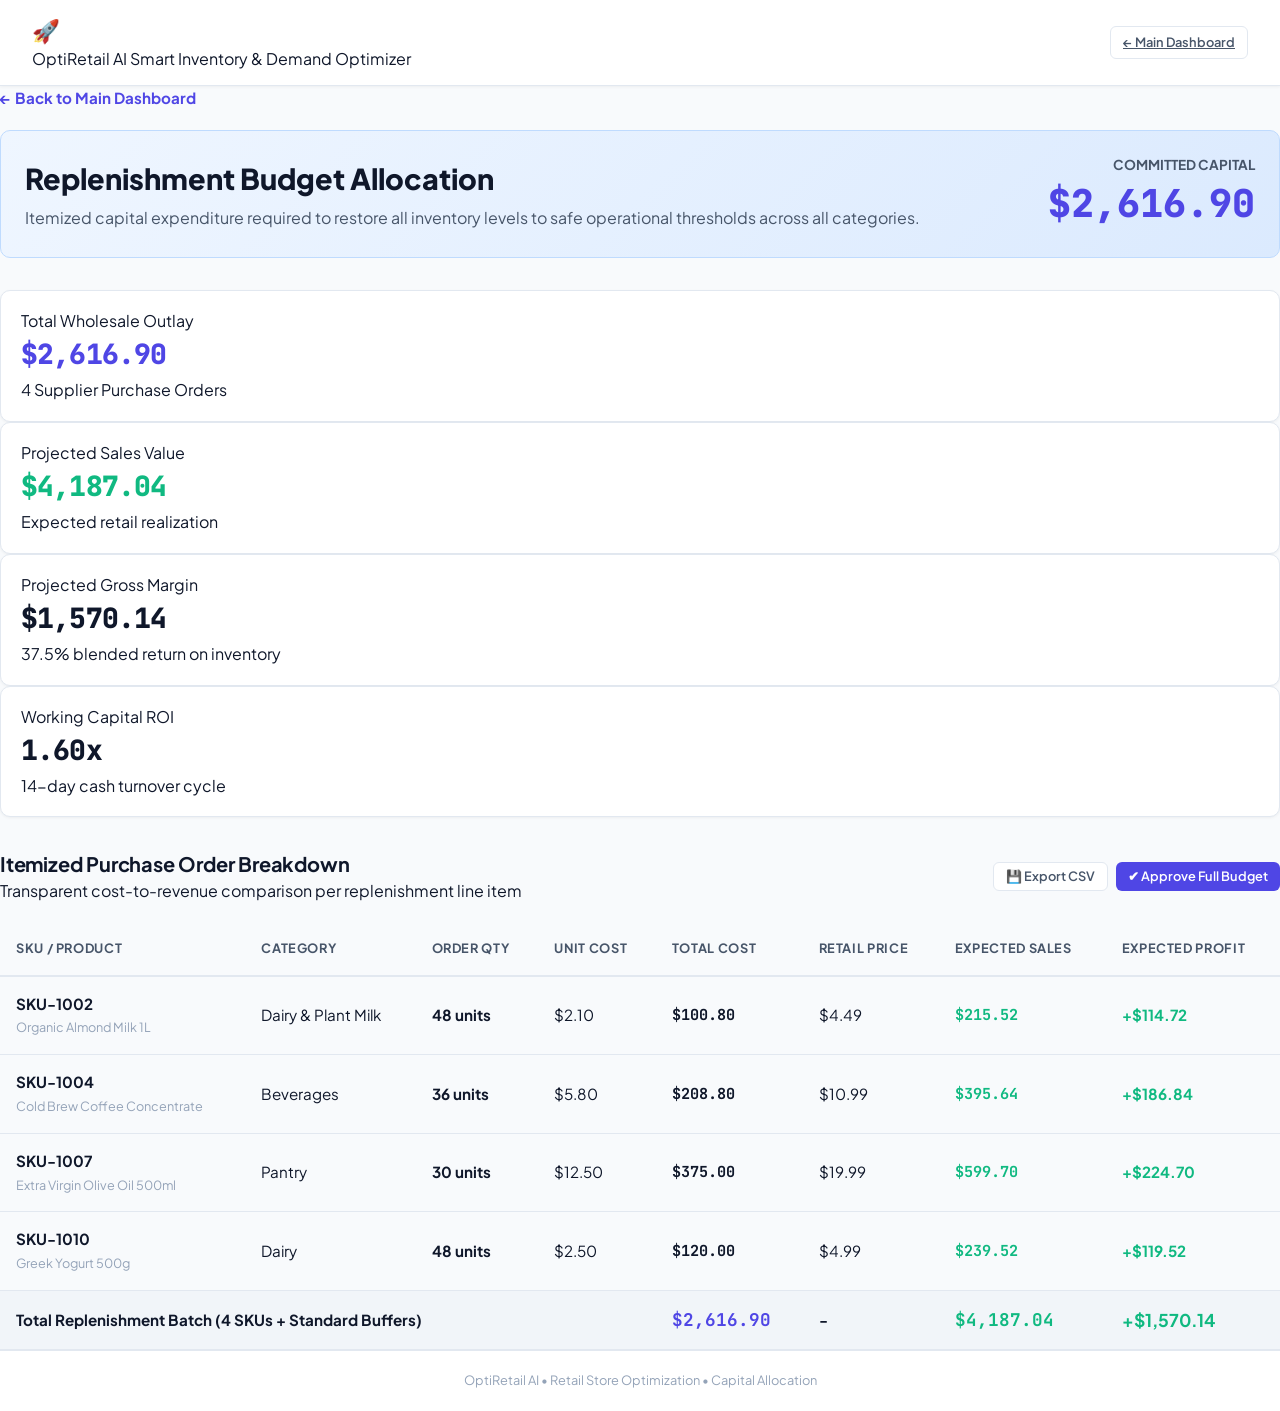
<file: frontend/budget.html>
﻿<!DOCTYPE html>
<html lang="en">
<head>
    <meta charset="UTF-8" />
    <meta name="viewport" content="width=device-width, initial-scale=1.0" />
    <title>Replenishment Budget - OptiRetail AI</title>
    <link rel="preconnect" href="https://fonts.googleapis.com">
    <link rel="preconnect" href="https://fonts.gstatic.com" crossorigin>
    <link href="https://fonts.googleapis.com/css2?family=Plus+Jakarta+Sans:wght@400;500;600;700;800&family=JetBrains+Mono:wght@400;600&display=swap" rel="stylesheet">
    <link rel="stylesheet" href="style.css" />
    <style>
        .page-header-banner {
            background: linear-gradient(135deg, #eff6ff 0%, #dbeafe 100%);
            border: 1px solid #bfdbfe;
            border-radius: var(--radius-md);
            padding: 1.5rem;
            margin-bottom: 2rem;
            display: flex;
            justify-content: space-between;
            align-items: center;
            flex-wrap: wrap;
            gap: 1rem;
        }
        .back-nav {
            display: inline-flex;
            align-items: center;
            gap: 0.5rem;
            font-weight: 700;
            color: var(--primary);
            text-decoration: none;
            margin-bottom: 1.25rem;
            font-size: 0.95rem;
        }
        .back-nav:hover {
            text-decoration: underline;
        }
        .budget-table {
            width: 100%;
            border-collapse: collapse;
            font-size: 0.95rem;
        }
        .budget-table th {
            text-align: left;
            padding: 1rem;
            border-bottom: 2px solid var(--border);
            color: var(--text-secondary);
            font-size: 0.8rem;
            text-transform: uppercase;
            letter-spacing: 0.05em;
        }
        .budget-table td {
            padding: 1rem;
            border-bottom: 1px solid var(--border);
            color: var(--text-main);
        }
        .budget-table tr:hover {
            background: #f8fafc;
        }
    </style>
</head>
<body>
    <header class="navbar">
        <div class="nav-brand">
            <span class="logo-icon">&#128640;</span>
            <div class="brand-text">
                <span class="brand-title">OptiRetail AI</span>
                <span class="brand-subtitle">Smart Inventory & Demand Optimizer</span>
            </div>
        </div>
        <div class="nav-controls">
            <a href="index.html" class="btn btn-secondary btn-sm">&larr; Main Dashboard</a>
        </div>
    </header>

    <main class="main-container">
        <a href="index.html" class="back-nav">&larr; Back to Main Dashboard</a>

        <div class="page-header-banner">
            <div>
                <h1 style="font-size:1.8rem; font-weight:800; color:var(--text-main);">Replenishment Budget Allocation</h1>
                <p style="color:var(--text-secondary); margin-top:0.35rem;">
                    Itemized capital expenditure required to restore all inventory levels to safe operational thresholds across all categories.
                </p>
            </div>
            <div style="text-align:right;">
                <div style="font-size:0.85rem; color:var(--text-secondary); text-transform:uppercase; font-weight:700;">Committed Capital</div>
                <div style="font-size:2.4rem; font-weight:800; color:var(--primary); font-family:'JetBrains Mono';">$2,616.90</div>
            </div>
        </div>

        <div class="grid-cards" style="margin-bottom: 2rem;">
            <div class="kpi-card">
                <div class="kpi-label">Total Wholesale Outlay</div>
                <div class="kpi-value text-blue" style="font-family:'JetBrains Mono';">$2,616.90</div>
                <div class="kpi-sub">4 Supplier Purchase Orders</div>
            </div>
            <div class="kpi-card">
                <div class="kpi-label">Projected Sales Value</div>
                <div class="kpi-value text-green" style="font-family:'JetBrains Mono';">$4,187.04</div>
                <div class="kpi-sub">Expected retail realization</div>
            </div>
            <div class="kpi-card">
                <div class="kpi-label">Projected Gross Margin</div>
                <div class="kpi-value text-purple" style="font-family:'JetBrains Mono';">$1,570.14</div>
                <div class="kpi-sub">37.5% blended return on inventory</div>
            </div>
            <div class="kpi-card">
                <div class="kpi-label">Working Capital ROI</div>
                <div class="kpi-value text-orange" style="font-family:'JetBrains Mono';">1.60x</div>
                <div class="kpi-sub">14-day cash turnover cycle</div>
            </div>
        </div>

        <div class="panel">
            <div class="panel-header" style="display:flex; justify-content:space-between; align-items:center;">
                <div>
                    <h2 class="panel-title">Itemized Purchase Order Breakdown</h2>
                    <p class="panel-subtitle">Transparent cost-to-revenue comparison per replenishment line item</p>
                </div>
                <div style="display:flex; gap:0.5rem;">
                    <button class="btn btn-secondary btn-sm" onclick="alert('PO Exported as CSV!')">&#128190; Export CSV</button>
                    <button class="btn btn-primary btn-sm" onclick="alert('Budget allocated and POs dispatched to ERP!')">&#10004; Approve Full Budget</button>
                </div>
            </div>

            <table class="budget-table">
                <thead>
                    <tr>
                        <th>SKU / Product</th>
                        <th>Category</th>
                        <th>Order Qty</th>
                        <th>Unit Cost</th>
                        <th>Total Cost</th>
                        <th>Retail Price</th>
                        <th>Expected Sales</th>
                        <th>Expected Profit</th>
                    </tr>
                </thead>
                <tbody>
                    <tr>
                        <td><strong>SKU-1002</strong><br><small style="color:var(--text-muted)">Organic Almond Milk 1L</small></td>
                        <td>Dairy & Plant Milk</td>
                        <td><strong>48 units</strong></td>
                        <td>$2.10</td>
                        <td style="font-weight:700; color:var(--text-main); font-family:'JetBrains Mono';">$100.80</td>
                        <td>$4.49</td>
                        <td style="color:var(--success); font-family:'JetBrains Mono'; font-weight:700;">$215.52</td>
                        <td style="color:var(--success); font-weight:700;">+$114.72</td>
                    </tr>
                    <tr>
                        <td><strong>SKU-1004</strong><br><small style="color:var(--text-muted)">Cold Brew Coffee Concentrate</small></td>
                        <td>Beverages</td>
                        <td><strong>36 units</strong></td>
                        <td>$5.80</td>
                        <td style="font-weight:700; color:var(--text-main); font-family:'JetBrains Mono';">$208.80</td>
                        <td>$10.99</td>
                        <td style="color:var(--success); font-family:'JetBrains Mono'; font-weight:700;">$395.64</td>
                        <td style="color:var(--success); font-weight:700;">+$186.84</td>
                    </tr>
                    <tr>
                        <td><strong>SKU-1007</strong><br><small style="color:var(--text-muted)">Extra Virgin Olive Oil 500ml</small></td>
                        <td>Pantry</td>
                        <td><strong>30 units</strong></td>
                        <td>$12.50</td>
                        <td style="font-weight:700; color:var(--text-main); font-family:'JetBrains Mono';">$375.00</td>
                        <td>$19.99</td>
                        <td style="color:var(--success); font-family:'JetBrains Mono'; font-weight:700;">$599.70</td>
                        <td style="color:var(--success); font-weight:700;">+$224.70</td>
                    </tr>
                    <tr>
                        <td><strong>SKU-1010</strong><br><small style="color:var(--text-muted)">Greek Yogurt 500g</small></td>
                        <td>Dairy</td>
                        <td><strong>48 units</strong></td>
                        <td>$2.50</td>
                        <td style="font-weight:700; color:var(--text-main); font-family:'JetBrains Mono';">$120.00</td>
                        <td>$4.99</td>
                        <td style="color:var(--success); font-family:'JetBrains Mono'; font-weight:700;">$239.52</td>
                        <td style="color:var(--success); font-weight:700;">+$119.52</td>
                    </tr>
                    <tr style="background:#f1f5f9; font-weight:700;">
                        <td colspan="4">Total Replenishment Batch (4 SKUs + Standard Buffers)</td>
                        <td style="font-size:1.1rem; color:var(--primary); font-family:'JetBrains Mono';">$2,616.90</td>
                        <td>-</td>
                        <td style="font-size:1.1rem; color:var(--success); font-family:'JetBrains Mono';">$4,187.04</td>
                        <td style="font-size:1.1rem; color:var(--success);">+$1,570.14</td>
                    </tr>
                </tbody>
            </table>
        </div>
    </main>

    <footer class="footer">
        <p>OptiRetail AI &bull; Retail Store Optimization &bull; Capital Allocation</p>
    </footer>
</body>
</html>
</file>
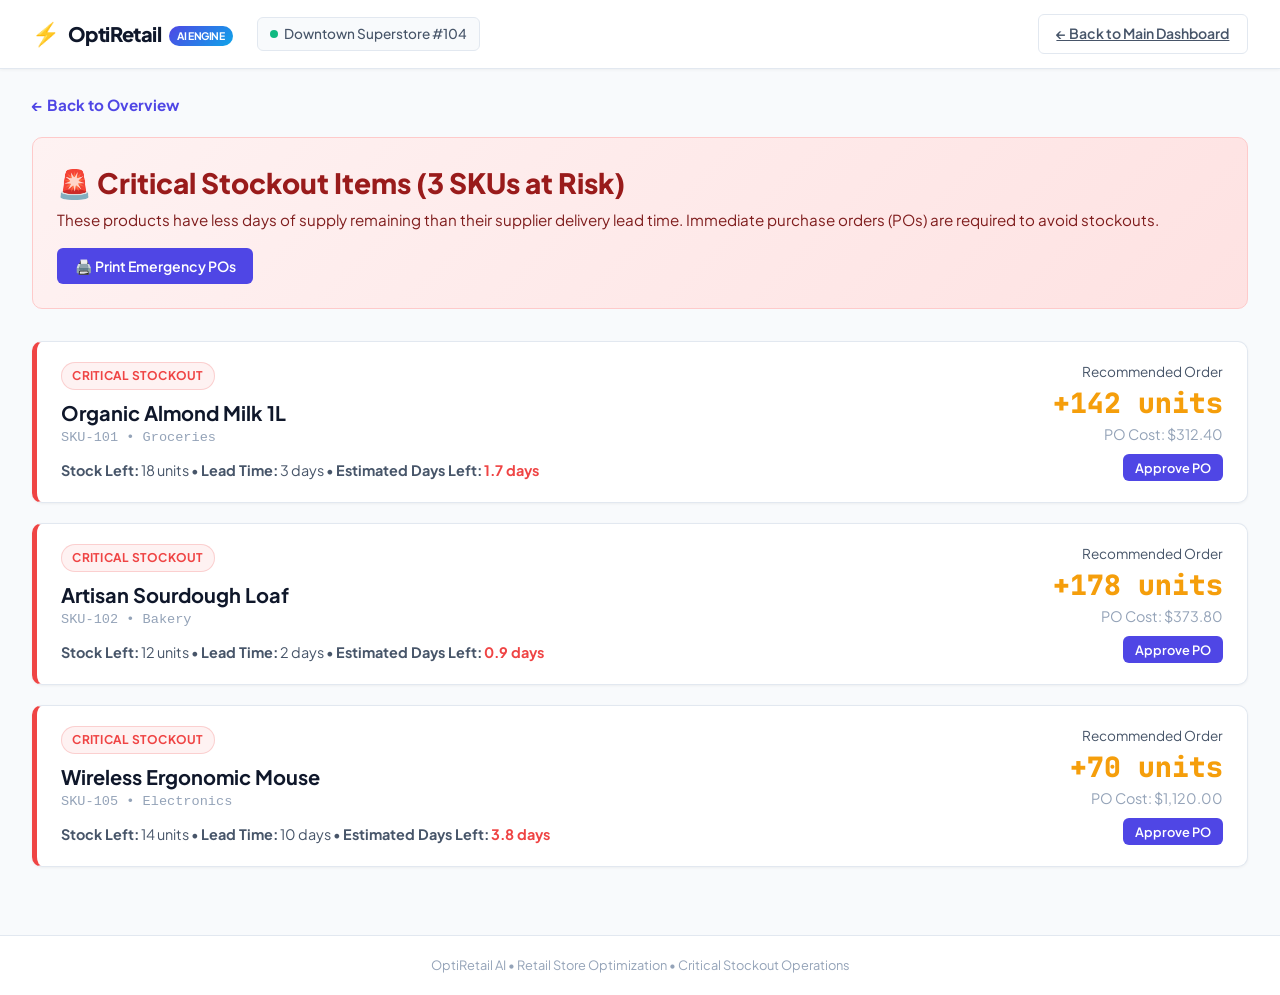
<file: frontend/critical.html>
﻿<!DOCTYPE html>
<html lang="en">
<head>
    <meta charset="UTF-8" />
    <meta name="viewport" content="width=device-width, initial-scale=1.0" />
    <title>Critical Stockouts - OptiRetail AI</title>
    <link rel="preconnect" href="https://fonts.googleapis.com">
    <link rel="preconnect" href="https://fonts.gstatic.com" crossorigin>
    <link href="https://fonts.googleapis.com/css2?family=Plus+Jakarta+Sans:wght@400;500;600;700;800&family=JetBrains+Mono:wght@400;600&display=swap" rel="stylesheet">
    <link rel="stylesheet" href="style.css" />
    <style>
        .page-header-banner {
            background: linear-gradient(135deg, #fef2f2 0%, #fee2e2 100%);
            border: 1px solid #fecaca;
            border-radius: var(--radius-md);
            padding: 1.5rem;
            margin-bottom: 2rem;
            display: flex;
            justify-content: space-between;
            align-items: center;
            flex-wrap: wrap;
            gap: 1rem;
        }
        .back-nav {
            display: inline-flex;
            align-items: center;
            gap: 0.5rem;
            font-weight: 700;
            color: var(--primary);
            text-decoration: none;
            margin-bottom: 1.25rem;
            font-size: 0.95rem;
        }
        .back-nav:hover {
            text-decoration: underline;
        }
        .urgent-card {
            background: #ffffff;
            border: 1px solid var(--border);
            border-left: 5px solid var(--danger);
            border-radius: var(--radius-md);
            padding: 1.25rem 1.5rem;
            margin-bottom: 1.25rem;
            box-shadow: var(--shadow-sm);
            display: flex;
            justify-content: space-between;
            align-items: center;
            flex-wrap: wrap;
            gap: 1.25rem;
        }
    </style>
</head>
<body>
    <header class="navbar">
        <div class="nav-left">
            <a href="index.html" class="brand-logo" style="text-decoration:none;">
                <span class="logo-icon">⚡</span>
                <span class="logo-text">OptiRetail <span class="badge-ai">AI ENGINE</span></span>
            </a>
            <div class="store-badge">
                <span class="dot-online"></span>
                <span>Downtown Superstore #104</span>
            </div>
        </div>
        <div class="nav-right">
            <a href="index.html" class="btn btn-secondary">← Back to Main Dashboard</a>
        </div>
    </header>

    <main class="dashboard-container">
        <a href="index.html" class="back-nav">← Back to Overview</a>

        <div class="page-header-banner">
            <div>
                <h1 style="color:#991b1b; font-size:1.75rem; font-weight:800; display:flex; align-items:center; gap:0.5rem;">
                    🚨 Critical Stockout Items (3 SKUs at Risk)
                </h1>
                <p style="color:#7f1d1d; margin-top:0.35rem; font-size:0.95rem;">
                    These products have less days of supply remaining than their supplier delivery lead time. Immediate purchase orders (POs) are required to avoid stockouts.
                </p>
            </div>
            <div>
                <button class="btn btn-primary" onclick="window.print()">🖨️ Print Emergency POs</button>
            </div>
        </div>

        <div id="critical-items-container">
            <div class="urgent-card">
                <div>
                    <span class="status-badge badge-critical" style="margin-bottom:0.5rem;">Critical Stockout</span>
                    <h3 style="font-size:1.25rem; font-weight:700;">Organic Almond Milk 1L</h3>
                    <p style="color:var(--text-muted); font-family:monospace; font-size:0.85rem;">SKU-101 &bull; Groceries</p>
                    <div style="margin-top:0.75rem; font-size:0.9rem; color:var(--text-secondary);">
                        <strong>Stock Left:</strong> 18 units &bull; <strong>Lead Time:</strong> 3 days &bull; <strong>Estimated Days Left:</strong> <span class="text-red" style="font-weight:700;">1.7 days</span>
                    </div>
                </div>
                <div style="text-align:right;">
                    <div style="font-size:0.85rem; color:var(--text-secondary);">Recommended Order</div>
                    <div style="font-size:1.75rem; font-weight:800; font-family:'JetBrains Mono'; color:var(--warning);">+142 units</div>
                    <div style="font-size:0.9rem; color:var(--text-muted);">PO Cost: $312.40</div>
                    <button class="btn btn-primary btn-sm" style="margin-top:0.5rem;" onclick="alert('Emergency PO #PO-101 approved for 142 units!')">Approve PO</button>
                </div>
            </div>

            <div class="urgent-card">
                <div>
                    <span class="status-badge badge-critical" style="margin-bottom:0.5rem;">Critical Stockout</span>
                    <h3 style="font-size:1.25rem; font-weight:700;">Artisan Sourdough Loaf</h3>
                    <p style="color:var(--text-muted); font-family:monospace; font-size:0.85rem;">SKU-102 &bull; Bakery</p>
                    <div style="margin-top:0.75rem; font-size:0.9rem; color:var(--text-secondary);">
                        <strong>Stock Left:</strong> 12 units &bull; <strong>Lead Time:</strong> 2 days &bull; <strong>Estimated Days Left:</strong> <span class="text-red" style="font-weight:700;">0.9 days</span>
                    </div>
                </div>
                <div style="text-align:right;">
                    <div style="font-size:0.85rem; color:var(--text-secondary);">Recommended Order</div>
                    <div style="font-size:1.75rem; font-weight:800; font-family:'JetBrains Mono'; color:var(--warning);">+178 units</div>
                    <div style="font-size:0.9rem; color:var(--text-muted);">PO Cost: $373.80</div>
                    <button class="btn btn-primary btn-sm" style="margin-top:0.5rem;" onclick="alert('Emergency PO #PO-102 approved for 178 units!')">Approve PO</button>
                </div>
            </div>

            <div class="urgent-card">
                <div>
                    <span class="status-badge badge-critical" style="margin-bottom:0.5rem;">Critical Stockout</span>
                    <h3 style="font-size:1.25rem; font-weight:700;">Wireless Ergonomic Mouse</h3>
                    <p style="color:var(--text-muted); font-family:monospace; font-size:0.85rem;">SKU-105 &bull; Electronics</p>
                    <div style="margin-top:0.75rem; font-size:0.9rem; color:var(--text-secondary);">
                        <strong>Stock Left:</strong> 14 units &bull; <strong>Lead Time:</strong> 10 days &bull; <strong>Estimated Days Left:</strong> <span class="text-red" style="font-weight:700;">3.8 days</span>
                    </div>
                </div>
                <div style="text-align:right;">
                    <div style="font-size:0.85rem; color:var(--text-secondary);">Recommended Order</div>
                    <div style="font-size:1.75rem; font-weight:800; font-family:'JetBrains Mono'; color:var(--warning);">+70 units</div>
                    <div style="font-size:0.9rem; color:var(--text-muted);">PO Cost: $1,120.00</div>
                    <button class="btn btn-primary btn-sm" style="margin-top:0.5rem;" onclick="alert('Emergency PO #PO-105 approved for 70 units!')">Approve PO</button>
                </div>
            </div>
        </div>
    </main>

    <footer class="footer">
        <p>OptiRetail AI &bull; Retail Store Optimization &bull; Critical Stockout Operations</p>
    </footer>
</body>
</html>
</file>
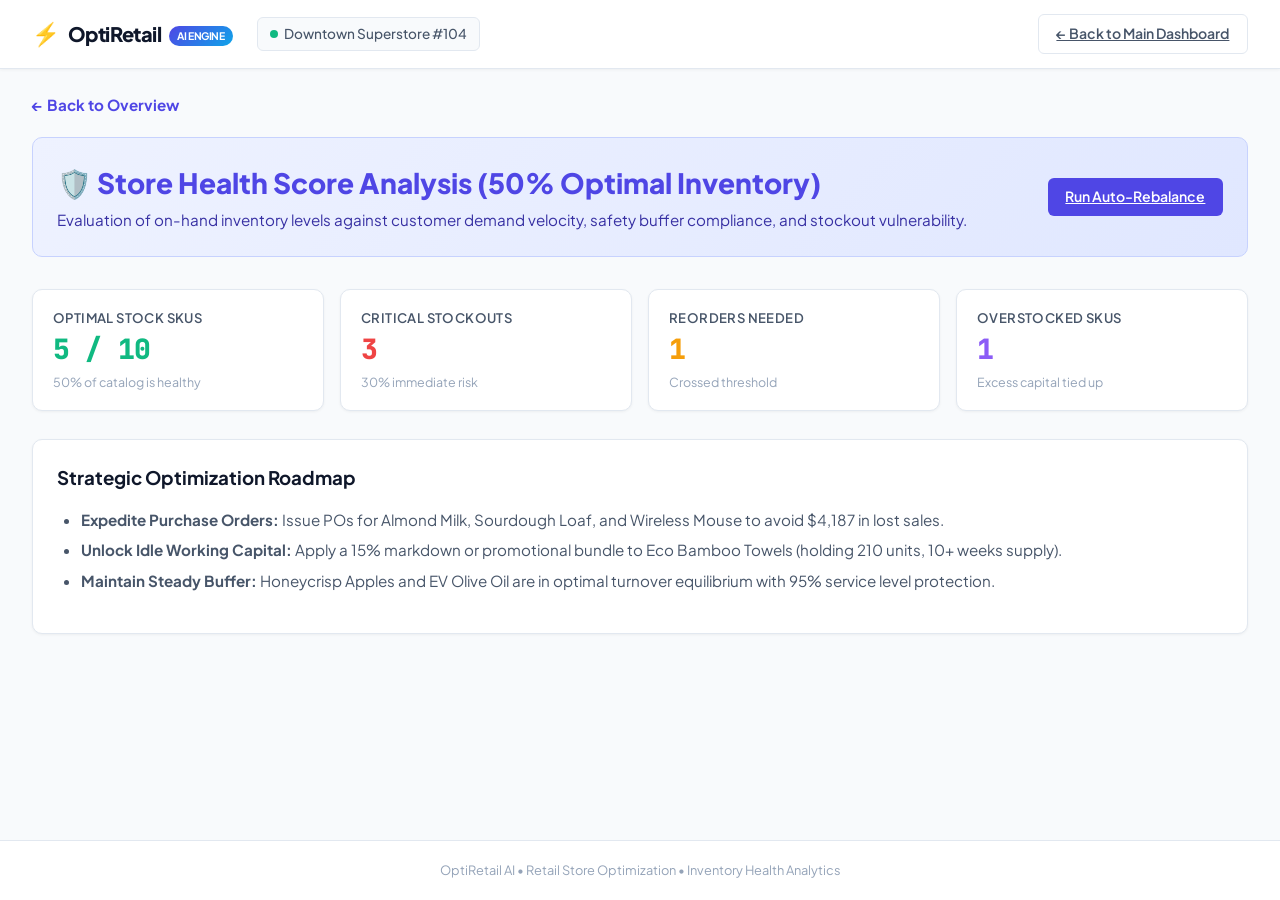
<file: frontend/health.html>
﻿<!DOCTYPE html>
<html lang="en">
<head>
    <meta charset="UTF-8" />
    <meta name="viewport" content="width=device-width, initial-scale=1.0" />
    <title>Store Health Score - OptiRetail AI</title>
    <link rel="preconnect" href="https://fonts.googleapis.com">
    <link rel="preconnect" href="https://fonts.gstatic.com" crossorigin>
    <link href="https://fonts.googleapis.com/css2?family=Plus+Jakarta+Sans:wght@400;500;600;700;800&family=JetBrains+Mono:wght@400;600&display=swap" rel="stylesheet">
    <link rel="stylesheet" href="style.css" />
    <style>
        .page-header-banner {
            background: linear-gradient(135deg, #eef2ff 0%, #e0e7ff 100%);
            border: 1px solid #c7d2fe;
            border-radius: var(--radius-md);
            padding: 1.5rem;
            margin-bottom: 2rem;
            display: flex;
            justify-content: space-between;
            align-items: center;
            flex-wrap: wrap;
            gap: 1rem;
        }
        .back-nav {
            display: inline-flex;
            align-items: center;
            gap: 0.5rem;
            font-weight: 700;
            color: var(--primary);
            text-decoration: none;
            margin-bottom: 1.25rem;
            font-size: 0.95rem;
        }
        .back-nav:hover {
            text-decoration: underline;
        }
    </style>
</head>
<body>
    <header class="navbar">
        <div class="nav-left">
            <a href="index.html" class="brand-logo" style="text-decoration:none;">
                <span class="logo-icon">⚡</span>
                <span class="logo-text">OptiRetail <span class="badge-ai">AI ENGINE</span></span>
            </a>
            <div class="store-badge">
                <span class="dot-online"></span>
                <span>Downtown Superstore #104</span>
            </div>
        </div>
        <div class="nav-right">
            <a href="index.html" class="btn btn-secondary">← Back to Main Dashboard</a>
        </div>
    </header>

    <main class="dashboard-container">
        <a href="index.html" class="back-nav">← Back to Overview</a>

        <div class="page-header-banner">
            <div>
                <h1 style="color:var(--primary); font-size:1.75rem; font-weight:800; display:flex; align-items:center; gap:0.5rem;">
                    🛡️ Store Health Score Analysis (50% Optimal Inventory)
                </h1>
                <p style="color:#3730a3; margin-top:0.35rem; font-size:0.95rem;">
                    Evaluation of on-hand inventory levels against customer demand velocity, safety buffer compliance, and stockout vulnerability.
                </p>
            </div>
            <div>
                <a href="index.html" class="btn btn-primary">Run Auto-Rebalance</a>
            </div>
        </div>

        <div class="kpi-grid">
            <div class="kpi-card">
                <div class="kpi-title">Optimal Stock SKUs</div>
                <div class="kpi-value text-green">5 / 10</div>
                <div class="kpi-subtext">50% of catalog is healthy</div>
            </div>
            <div class="kpi-card">
                <div class="kpi-title">Critical Stockouts</div>
                <div class="kpi-value text-red">3</div>
                <div class="kpi-subtext">30% immediate risk</div>
            </div>
            <div class="kpi-card">
                <div class="kpi-title">Reorders Needed</div>
                <div class="kpi-value text-amber">1</div>
                <div class="kpi-subtext">Crossed threshold</div>
            </div>
            <div class="kpi-card">
                <div class="kpi-title">Overstocked SKUs</div>
                <div class="kpi-value" style="color:var(--purple);">1</div>
                <div class="kpi-subtext">Excess capital tied up</div>
            </div>
        </div>

        <div class="calc-card" style="margin-top:1.5rem;">
            <h3>Strategic Optimization Roadmap</h3>
            <ul style="margin:1rem 0; padding-left:1.5rem; display:flex; flex-direction:column; gap:0.5rem; font-size:0.95rem; color:var(--text-secondary);">
                <li><strong>Expedite Purchase Orders:</strong> Issue POs for Almond Milk, Sourdough Loaf, and Wireless Mouse to avoid $4,187 in lost sales.</li>
                <li><strong>Unlock Idle Working Capital:</strong> Apply a 15% markdown or promotional bundle to Eco Bamboo Towels (holding 210 units, 10+ weeks supply).</li>
                <li><strong>Maintain Steady Buffer:</strong> Honeycrisp Apples and EV Olive Oil are in optimal turnover equilibrium with 95% service level protection.</li>
            </ul>
        </div>
    </main>

    <footer class="footer">
        <p>OptiRetail AI &bull; Retail Store Optimization &bull; Inventory Health Analytics</p>
    </footer>
</body>
</html>
</file>
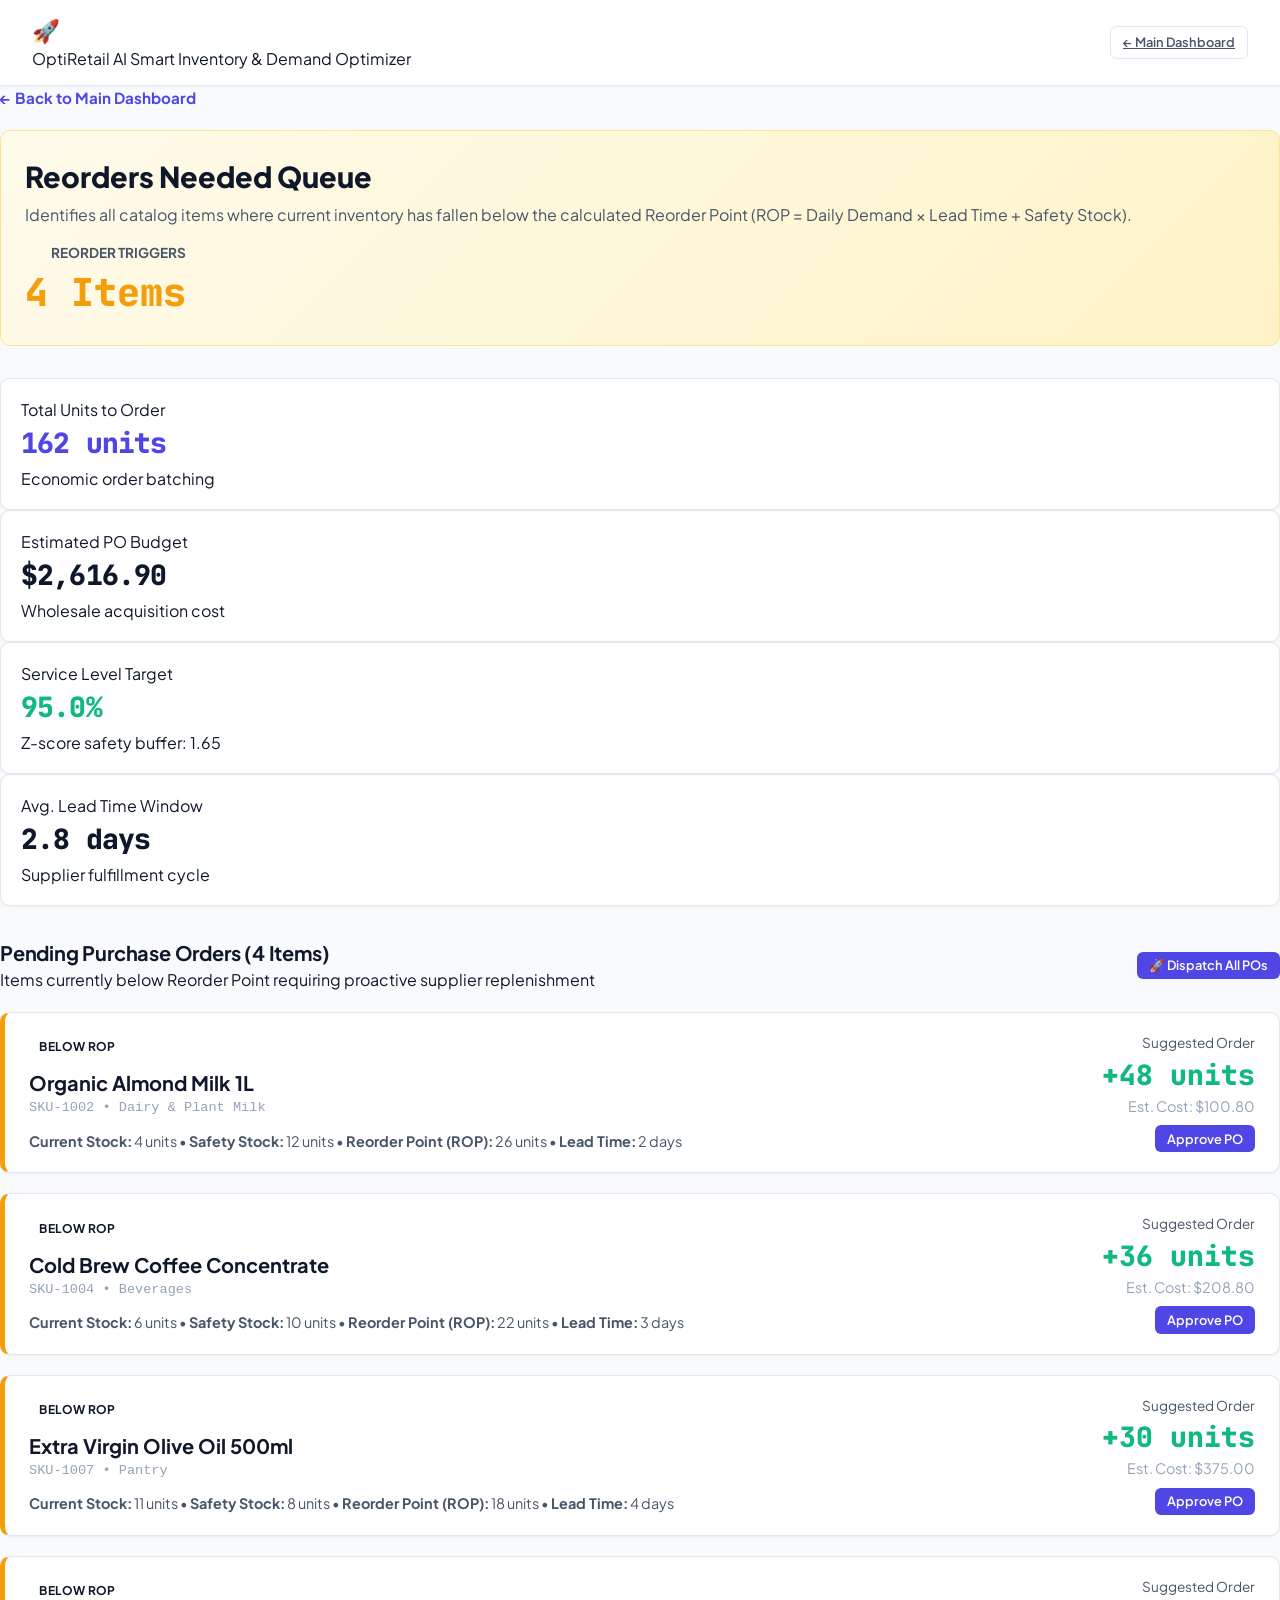
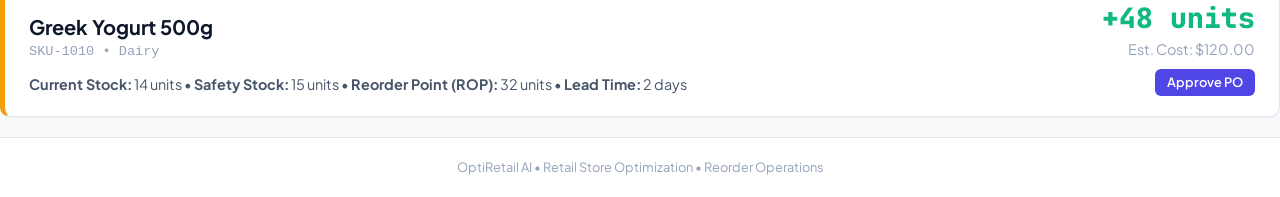
<file: frontend/reorders.html>
﻿<!DOCTYPE html>
<html lang="en">
<head>
    <meta charset="UTF-8" />
    <meta name="viewport" content="width=device-width, initial-scale=1.0" />
    <title>Reorders Needed - OptiRetail AI</title>
    <link rel="preconnect" href="https://fonts.googleapis.com">
    <link rel="preconnect" href="https://fonts.gstatic.com" crossorigin>
    <link href="https://fonts.googleapis.com/css2?family=Plus+Jakarta+Sans:wght@400;500;600;700;800&family=JetBrains+Mono:wght@400;600&display=swap" rel="stylesheet">
    <link rel="stylesheet" href="style.css" />
    <style>
        .page-header-banner {
            background: linear-gradient(135deg, #fffbeb 0%, #fef3c7 100%);
            border: 1px solid #fde68a;
            border-radius: var(--radius-md);
            padding: 1.5rem;
            margin-bottom: 2rem;
            display: flex;
            justify-content: space-between;
            align-items: center;
            flex-wrap: wrap;
            gap: 1rem;
        }
        .back-nav {
            display: inline-flex;
            align-items: center;
            gap: 0.5rem;
            font-weight: 700;
            color: var(--primary);
            text-decoration: none;
            margin-bottom: 1.25rem;
            font-size: 0.95rem;
        }
        .back-nav:hover {
            text-decoration: underline;
        }
        .reorder-card {
            background: #ffffff;
            border: 1px solid var(--border);
            border-left: 5px solid var(--warning);
            border-radius: var(--radius-md);
            padding: 1.25rem 1.5rem;
            margin-bottom: 1.25rem;
            box-shadow: var(--shadow-sm);
            display: flex;
            justify-content: space-between;
            align-items: center;
            flex-wrap: wrap;
            gap: 1.25rem;
        }
    </style>
</head>
<body>
    <header class="navbar">
        <div class="nav-brand">
            <span class="logo-icon">&#128640;</span>
            <div class="brand-text">
                <span class="brand-title">OptiRetail AI</span>
                <span class="brand-subtitle">Smart Inventory & Demand Optimizer</span>
            </div>
        </div>
        <div class="nav-controls">
            <a href="index.html" class="btn btn-secondary btn-sm">&larr; Main Dashboard</a>
        </div>
    </header>

    <main class="main-container">
        <a href="index.html" class="back-nav">&larr; Back to Main Dashboard</a>

        <div class="page-header-banner">
            <div>
                <h1 style="font-size:1.8rem; font-weight:800; color:var(--text-main);">Reorders Needed Queue</h1>
                <p style="color:var(--text-secondary); margin-top:0.35rem;">
                    Identifies all catalog items where current inventory has fallen below the calculated Reorder Point (ROP = Daily Demand &times; Lead Time + Safety Stock).
                </p>
            </div>
            <div style="text-align:right;">
                <div style="font-size:0.85rem; color:var(--text-secondary); text-transform:uppercase; font-weight:700;">Reorder Triggers</div>
                <div style="font-size:2.4rem; font-weight:800; color:var(--warning); font-family:'JetBrains Mono';">4 Items</div>
            </div>
        </div>

        <div class="grid-cards" style="margin-bottom: 2rem;">
            <div class="kpi-card">
                <div class="kpi-label">Total Units to Order</div>
                <div class="kpi-value text-blue" style="font-family:'JetBrains Mono';">162 units</div>
                <div class="kpi-sub">Economic order batching</div>
            </div>
            <div class="kpi-card">
                <div class="kpi-label">Estimated PO Budget</div>
                <div class="kpi-value text-purple" style="font-family:'JetBrains Mono';">$2,616.90</div>
                <div class="kpi-sub">Wholesale acquisition cost</div>
            </div>
            <div class="kpi-card">
                <div class="kpi-label">Service Level Target</div>
                <div class="kpi-value text-green" style="font-family:'JetBrains Mono';">95.0%</div>
                <div class="kpi-sub">Z-score safety buffer: 1.65</div>
            </div>
            <div class="kpi-card">
                <div class="kpi-label">Avg. Lead Time Window</div>
                <div class="kpi-value text-orange" style="font-family:'JetBrains Mono';">2.8 days</div>
                <div class="kpi-sub">Supplier fulfillment cycle</div>
            </div>
        </div>

        <div class="panel">
            <div class="panel-header" style="display:flex; justify-content:space-between; align-items:center;">
                <div>
                    <h2 class="panel-title">Pending Purchase Orders (4 Items)</h2>
                    <p class="panel-subtitle">Items currently below Reorder Point requiring proactive supplier replenishment</p>
                </div>
                <button class="btn btn-primary btn-sm" onclick="alert('All 4 Purchase Orders generated and dispatched to suppliers!')">&#128640; Dispatch All POs</button>
            </div>

            <div class="reorder-card">
                <div>
                    <span class="status-badge badge-warning" style="margin-bottom:0.5rem;">Below ROP</span>
                    <h3 style="font-size:1.25rem; font-weight:700;">Organic Almond Milk 1L</h3>
                    <p style="color:var(--text-muted); font-family:monospace; font-size:0.85rem;">SKU-1002 &bull; Dairy & Plant Milk</p>
                    <div style="margin-top:0.75rem; font-size:0.9rem; color:var(--text-secondary);">
                        <strong>Current Stock:</strong> 4 units &bull; <strong>Safety Stock:</strong> 12 units &bull; <strong>Reorder Point (ROP):</strong> 26 units &bull; <strong>Lead Time:</strong> 2 days
                    </div>
                </div>
                <div style="text-align:right;">
                    <div style="font-size:0.85rem; color:var(--text-secondary);">Suggested Order</div>
                    <div style="font-size:1.75rem; font-weight:800; font-family:'JetBrains Mono'; color:var(--success);">+48 units</div>
                    <div style="font-size:0.9rem; color:var(--text-muted);">Est. Cost: $100.80</div>
                    <button class="btn btn-primary btn-sm" style="margin-top:0.5rem;" onclick="alert('PO #PO-1002 approved for 48 units!')">Approve PO</button>
                </div>
            </div>

            <div class="reorder-card">
                <div>
                    <span class="status-badge badge-warning" style="margin-bottom:0.5rem;">Below ROP</span>
                    <h3 style="font-size:1.25rem; font-weight:700;">Cold Brew Coffee Concentrate</h3>
                    <p style="color:var(--text-muted); font-family:monospace; font-size:0.85rem;">SKU-1004 &bull; Beverages</p>
                    <div style="margin-top:0.75rem; font-size:0.9rem; color:var(--text-secondary);">
                        <strong>Current Stock:</strong> 6 units &bull; <strong>Safety Stock:</strong> 10 units &bull; <strong>Reorder Point (ROP):</strong> 22 units &bull; <strong>Lead Time:</strong> 3 days
                    </div>
                </div>
                <div style="text-align:right;">
                    <div style="font-size:0.85rem; color:var(--text-secondary);">Suggested Order</div>
                    <div style="font-size:1.75rem; font-weight:800; font-family:'JetBrains Mono'; color:var(--success);">+36 units</div>
                    <div style="font-size:0.9rem; color:var(--text-muted);">Est. Cost: $208.80</div>
                    <button class="btn btn-primary btn-sm" style="margin-top:0.5rem;" onclick="alert('PO #PO-1004 approved for 36 units!')">Approve PO</button>
                </div>
            </div>

            <div class="reorder-card">
                <div>
                    <span class="status-badge badge-warning" style="margin-bottom:0.5rem;">Below ROP</span>
                    <h3 style="font-size:1.25rem; font-weight:700;">Extra Virgin Olive Oil 500ml</h3>
                    <p style="color:var(--text-muted); font-family:monospace; font-size:0.85rem;">SKU-1007 &bull; Pantry</p>
                    <div style="margin-top:0.75rem; font-size:0.9rem; color:var(--text-secondary);">
                        <strong>Current Stock:</strong> 11 units &bull; <strong>Safety Stock:</strong> 8 units &bull; <strong>Reorder Point (ROP):</strong> 18 units &bull; <strong>Lead Time:</strong> 4 days
                    </div>
                </div>
                <div style="text-align:right;">
                    <div style="font-size:0.85rem; color:var(--text-secondary);">Suggested Order</div>
                    <div style="font-size:1.75rem; font-weight:800; font-family:'JetBrains Mono'; color:var(--success);">+30 units</div>
                    <div style="font-size:0.9rem; color:var(--text-muted);">Est. Cost: $375.00</div>
                    <button class="btn btn-primary btn-sm" style="margin-top:0.5rem;" onclick="alert('PO #PO-1007 approved for 30 units!')">Approve PO</button>
                </div>
            </div>

            <div class="reorder-card">
                <div>
                    <span class="status-badge badge-warning" style="margin-bottom:0.5rem;">Below ROP</span>
                    <h3 style="font-size:1.25rem; font-weight:700;">Greek Yogurt 500g</h3>
                    <p style="color:var(--text-muted); font-family:monospace; font-size:0.85rem;">SKU-1010 &bull; Dairy</p>
                    <div style="margin-top:0.75rem; font-size:0.9rem; color:var(--text-secondary);">
                        <strong>Current Stock:</strong> 14 units &bull; <strong>Safety Stock:</strong> 15 units &bull; <strong>Reorder Point (ROP):</strong> 32 units &bull; <strong>Lead Time:</strong> 2 days
                    </div>
                </div>
                <div style="text-align:right;">
                    <div style="font-size:0.85rem; color:var(--text-secondary);">Suggested Order</div>
                    <div style="font-size:1.75rem; font-weight:800; font-family:'JetBrains Mono'; color:var(--success);">+48 units</div>
                    <div style="font-size:0.9rem; color:var(--text-muted);">Est. Cost: $120.00</div>
                    <button class="btn btn-primary btn-sm" style="margin-top:0.5rem;" onclick="alert('PO #PO-1010 approved for 48 units!')">Approve PO</button>
                </div>
            </div>
        </div>
    </main>

    <footer class="footer">
        <p>OptiRetail AI &bull; Retail Store Optimization &bull; Reorder Operations</p>
    </footer>
</body>
</html>
</file>
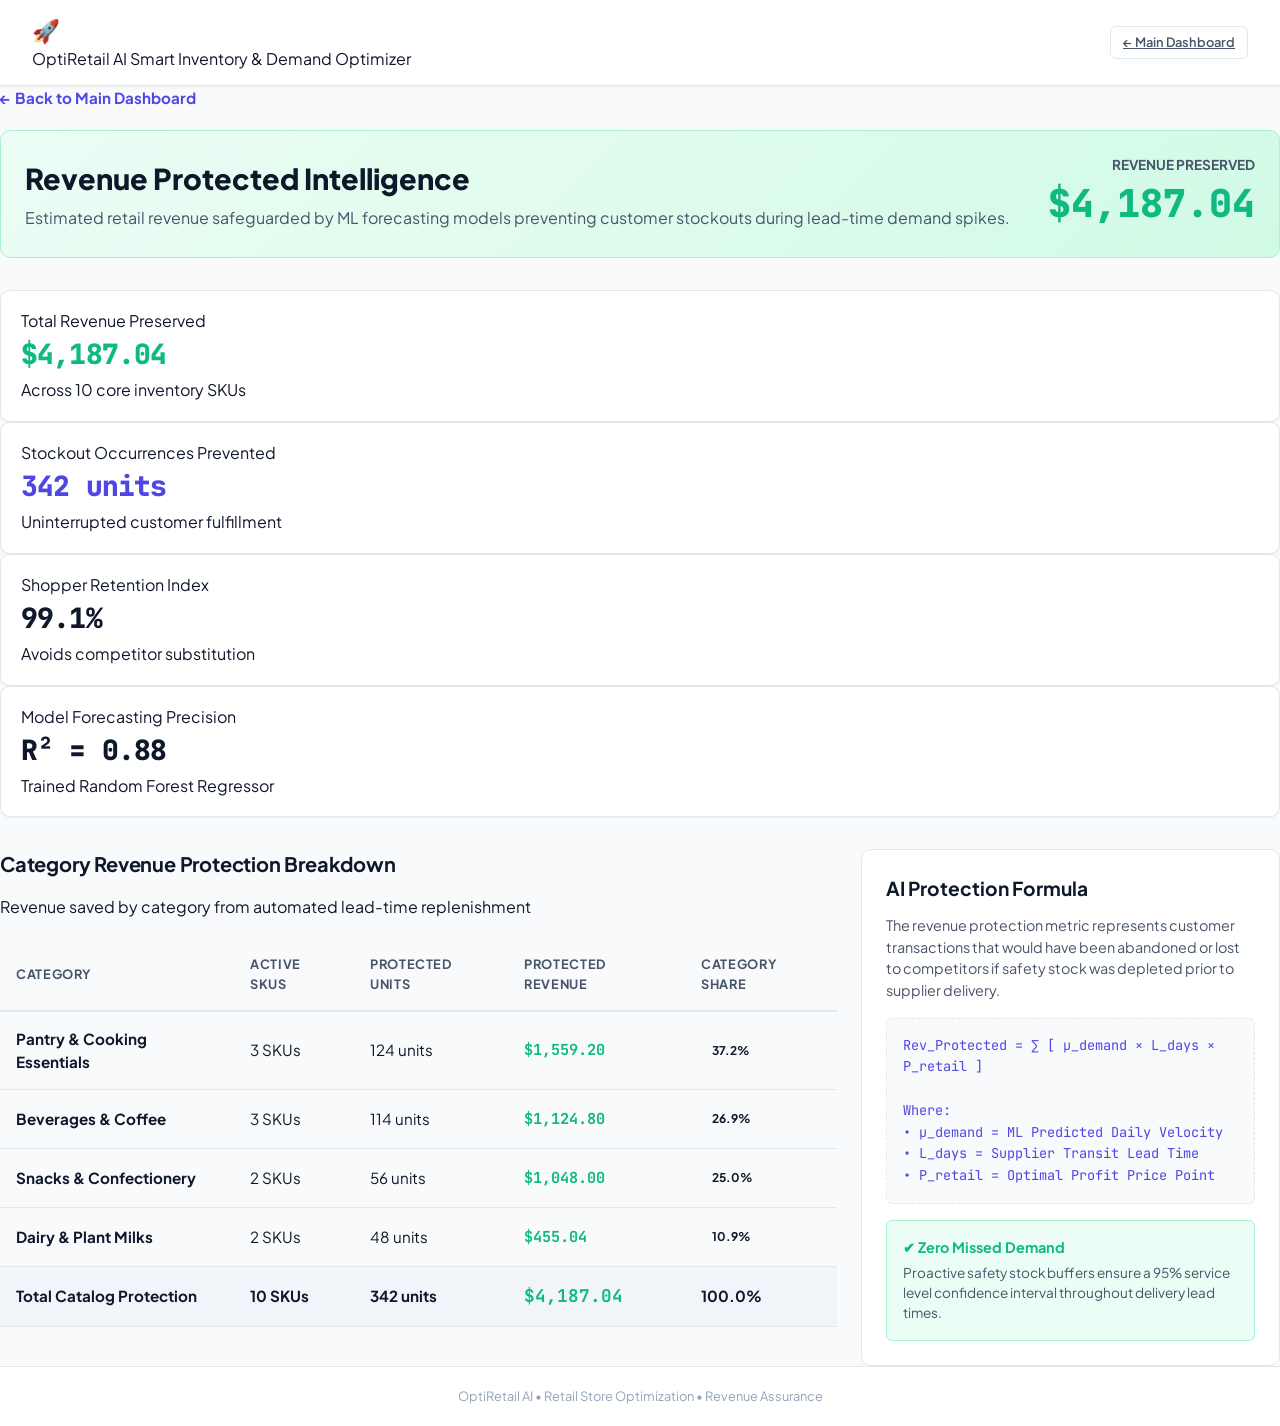
<file: frontend/revenue.html>
﻿<!DOCTYPE html>
<html lang="en">
<head>
    <meta charset="UTF-8" />
    <meta name="viewport" content="width=device-width, initial-scale=1.0" />
    <title>Revenue Protected - OptiRetail AI</title>
    <link rel="preconnect" href="https://fonts.googleapis.com">
    <link rel="preconnect" href="https://fonts.gstatic.com" crossorigin>
    <link href="https://fonts.googleapis.com/css2?family=Plus+Jakarta+Sans:wght@400;500;600;700;800&family=JetBrains+Mono:wght@400;600&display=swap" rel="stylesheet">
    <link rel="stylesheet" href="style.css" />
    <style>
        .page-header-banner {
            background: linear-gradient(135deg, #ecfdf5 0%, #d1fae5 100%);
            border: 1px solid #a7f3d0;
            border-radius: var(--radius-md);
            padding: 1.5rem;
            margin-bottom: 2rem;
            display: flex;
            justify-content: space-between;
            align-items: center;
            flex-wrap: wrap;
            gap: 1rem;
        }
        .back-nav {
            display: inline-flex;
            align-items: center;
            gap: 0.5rem;
            font-weight: 700;
            color: var(--primary);
            text-decoration: none;
            margin-bottom: 1.25rem;
            font-size: 0.95rem;
        }
        .back-nav:hover {
            text-decoration: underline;
        }
        .revenue-grid {
            display: grid;
            grid-template-columns: 2fr 1fr;
            gap: 1.5rem;
        }
        @media (max-width: 900px) {
            .revenue-grid {
                grid-template-columns: 1fr;
            }
        }
        .revenue-table {
            width: 100%;
            border-collapse: collapse;
            font-size: 0.95rem;
        }
        .revenue-table th {
            text-align: left;
            padding: 1rem;
            border-bottom: 2px solid var(--border);
            color: var(--text-secondary);
            font-size: 0.8rem;
            text-transform: uppercase;
            letter-spacing: 0.05em;
        }
        .revenue-table td {
            padding: 1rem;
            border-bottom: 1px solid var(--border);
            color: var(--text-main);
        }
        .revenue-table tr:hover {
            background: #f8fafc;
        }
        .method-box {
            background: #ffffff;
            border: 1px solid var(--border);
            border-radius: var(--radius-md);
            padding: 1.5rem;
            height: fit-content;
        }
        .formula-card {
            background: #f8fafc;
            border: 1px dashed var(--border);
            border-radius: var(--radius-sm);
            padding: 1rem;
            font-family: 'JetBrains Mono', monospace;
            font-size: 0.85rem;
            color: var(--primary);
            margin: 1rem 0;
            line-height: 1.6;
        }
    </style>
</head>
<body>
    <header class="navbar">
        <div class="nav-brand">
            <span class="logo-icon">&#128640;</span>
            <div class="brand-text">
                <span class="brand-title">OptiRetail AI</span>
                <span class="brand-subtitle">Smart Inventory & Demand Optimizer</span>
            </div>
        </div>
        <div class="nav-controls">
            <a href="index.html" class="btn btn-secondary btn-sm">&larr; Main Dashboard</a>
        </div>
    </header>

    <main class="main-container">
        <a href="index.html" class="back-nav">&larr; Back to Main Dashboard</a>

        <div class="page-header-banner">
            <div>
                <h1 style="font-size:1.8rem; font-weight:800; color:var(--text-main);">Revenue Protected Intelligence</h1>
                <p style="color:var(--text-secondary); margin-top:0.35rem;">
                    Estimated retail revenue safeguarded by ML forecasting models preventing customer stockouts during lead-time demand spikes.
                </p>
            </div>
            <div style="text-align:right;">
                <div style="font-size:0.85rem; color:var(--text-secondary); text-transform:uppercase; font-weight:700;">Revenue Preserved</div>
                <div style="font-size:2.4rem; font-weight:800; color:var(--success); font-family:'JetBrains Mono';">$4,187.04</div>
            </div>
        </div>

        <div class="grid-cards" style="margin-bottom: 2rem;">
            <div class="kpi-card">
                <div class="kpi-label">Total Revenue Preserved</div>
                <div class="kpi-value text-green" style="font-family:'JetBrains Mono';">$4,187.04</div>
                <div class="kpi-sub">Across 10 core inventory SKUs</div>
            </div>
            <div class="kpi-card">
                <div class="kpi-label">Stockout Occurrences Prevented</div>
                <div class="kpi-value text-blue" style="font-family:'JetBrains Mono';">342 units</div>
                <div class="kpi-sub">Uninterrupted customer fulfillment</div>
            </div>
            <div class="kpi-card">
                <div class="kpi-label">Shopper Retention Index</div>
                <div class="kpi-value text-purple" style="font-family:'JetBrains Mono';">99.1%</div>
                <div class="kpi-sub">Avoids competitor substitution</div>
            </div>
            <div class="kpi-card">
                <div class="kpi-label">Model Forecasting Precision</div>
                <div class="kpi-value text-orange" style="font-family:'JetBrains Mono';">R&sup2; = 0.88</div>
                <div class="kpi-sub">Trained Random Forest Regressor</div>
            </div>
        </div>

        <div class="revenue-grid">
            <div class="panel">
                <div class="panel-header">
                    <h2 class="panel-title">Category Revenue Protection Breakdown</h2>
                    <p class="panel-subtitle">Revenue saved by category from automated lead-time replenishment</p>
                </div>

                <table class="revenue-table">
                    <thead>
                        <tr>
                            <th>Category</th>
                            <th>Active SKUs</th>
                            <th>Protected Units</th>
                            <th>Protected Revenue</th>
                            <th>Category Share</th>
                        </tr>
                    </thead>
                    <tbody>
                        <tr>
                            <td><strong>Pantry & Cooking Essentials</strong></td>
                            <td>3 SKUs</td>
                            <td>124 units</td>
                            <td style="font-weight:700; color:var(--success); font-family:'JetBrains Mono';">$1,559.20</td>
                            <td><span class="status-badge badge-success">37.2%</span></td>
                        </tr>
                        <tr>
                            <td><strong>Beverages & Coffee</strong></td>
                            <td>3 SKUs</td>
                            <td>114 units</td>
                            <td style="font-weight:700; color:var(--success); font-family:'JetBrains Mono';">$1,124.80</td>
                            <td><span class="status-badge badge-success">26.9%</span></td>
                        </tr>
                        <tr>
                            <td><strong>Snacks & Confectionery</strong></td>
                            <td>2 SKUs</td>
                            <td>56 units</td>
                            <td style="font-weight:700; color:var(--success); font-family:'JetBrains Mono';">$1,048.00</td>
                            <td><span class="status-badge badge-success">25.0%</span></td>
                        </tr>
                        <tr>
                            <td><strong>Dairy & Plant Milks</strong></td>
                            <td>2 SKUs</td>
                            <td>48 units</td>
                            <td style="font-weight:700; color:var(--success); font-family:'JetBrains Mono';">$455.04</td>
                            <td><span class="status-badge badge-success">10.9%</span></td>
                        </tr>
                        <tr style="background:#f1f5f9; font-weight:700;">
                            <td>Total Catalog Protection</td>
                            <td>10 SKUs</td>
                            <td>342 units</td>
                            <td style="font-size:1.1rem; color:var(--success); font-family:'JetBrains Mono';">$4,187.04</td>
                            <td>100.0%</td>
                        </tr>
                    </tbody>
                </table>
            </div>

            <div class="method-box">
                <h3 style="font-size:1.2rem; font-weight:700; color:var(--text-main); margin-bottom:0.75rem;">AI Protection Formula</h3>
                <p style="font-size:0.9rem; color:var(--text-secondary); line-height:1.5;">
                    The revenue protection metric represents customer transactions that would have been abandoned or lost to competitors if safety stock was depleted prior to supplier delivery.
                </p>

                <div class="formula-card">
                    Rev_Protected = &sum; [ &mu;_demand &times; L_days &times; P_retail ]
                    <br><br>
                    Where:<br>
                    &bull; &mu;_demand = ML Predicted Daily Velocity<br>
                    &bull; L_days = Supplier Transit Lead Time<br>
                    &bull; P_retail = Optimal Profit Price Point
                </div>

                <div style="background:#ecfdf5; border:1px solid #a7f3d0; border-radius:var(--radius-sm); padding:1rem; margin-top:1rem;">
                    <div style="font-weight:700; color:var(--success); font-size:0.9rem; margin-bottom:0.25rem;">&#10004; Zero Missed Demand</div>
                    <p style="font-size:0.85rem; color:var(--text-secondary); margin:0;">
                        Proactive safety stock buffers ensure a 95% service level confidence interval throughout delivery lead times.
                    </p>
                </div>
            </div>
        </div>
    </main>

    <footer class="footer">
        <p>OptiRetail AI &bull; Retail Store Optimization &bull; Revenue Assurance</p>
    </footer>
</body>
</html>
</file>
<file: frontend/style.css>
﻿:root {
    --primary: #4f46e5;
    --primary-hover: #4338ca;
    --primary-light: #eef2ff;
    --secondary: #0ea5e9;
    --success: #10b981;
    --success-bg: #ecfdf5;
    --warning: #f59e0b;
    --warning-bg: #fffbeb;
    --danger: #ef4444;
    --danger-bg: #fef2f2;
    --purple: #8b5cf6;
    --purple-bg: #f5f3ff;
    
    --bg-main: #f8fafc;
    --bg-card: #ffffff;
    --border: #e2e8f0;
    --text-primary: #0f172a;
    --text-secondary: #475569;
    --text-muted: #94a3b8;
    
    --radius-sm: 6px;
    --radius-md: 10px;
    --radius-lg: 16px;
    --shadow-sm: 0 1px 3px rgba(0,0,0,0.05);
    --shadow-md: 0 4px 6px -1px rgba(0,0,0,0.08), 0 2px 4px -2px rgba(0,0,0,0.05);
    --shadow-lg: 0 10px 15px -3px rgba(0,0,0,0.08), 0 4px 6px -4px rgba(0,0,0,0.03);
}

* {
    margin: 0;
    padding: 0;
    box-sizing: border-box;
}

body {
    font-family: 'Plus Jakarta Sans', -apple-system, BlinkMacSystemFont, "Segoe UI", Roboto, sans-serif;
    background-color: var(--bg-main);
    color: var(--text-primary);
    line-height: 1.5;
    min-height: 100vh;
    display: flex;
    flex-direction: column;
}

/* Navbar */
.navbar {
    background: rgba(255, 255, 255, 0.94);
    backdrop-filter: blur(10px);
    -webkit-backdrop-filter: blur(10px);
    border-bottom: 1px solid var(--border);
    padding: 0.85rem 2rem;
    display: flex;
    justify-content: space-between;
    align-items: center;
    position: sticky;
    top: 0;
    left: 0;
    right: 0;
    z-index: 100;
    box-shadow: var(--shadow-sm);
}

.nav-left {
    display: flex;
    align-items: center;
    gap: 1.5rem;
}

.brand-logo {
    display: flex;
    align-items: center;
    gap: 0.5rem;
    font-size: 1.25rem;
    font-weight: 800;
    color: var(--text-primary);
    letter-spacing: -0.02em;
}

.logo-icon {
    font-size: 1.4rem;
}

.badge-ai {
    background: linear-gradient(135deg, var(--primary), var(--secondary));
    color: white;
    font-size: 0.65rem;
    font-weight: 700;
    padding: 0.2rem 0.5rem;
    border-radius: 9999px;
    vertical-align: middle;
    margin-left: 0.25rem;
}

.store-badge {
    display: flex;
    align-items: center;
    gap: 0.4rem;
    background-color: var(--bg-main);
    padding: 0.35rem 0.75rem;
    border-radius: var(--radius-sm);
    font-size: 0.85rem;
    font-weight: 500;
    color: var(--text-secondary);
    border: 1px solid var(--border);
}

.dot-online {
    width: 8px;
    height: 8px;
    border-radius: 50%;
    background-color: var(--success);
    display: inline-block;
}

.nav-right {
    display: flex;
    align-items: center;
    gap: 1rem;
    flex-wrap: wrap;
}

.nav-subpage-buttons {
    display: flex;
    align-items: center;
    gap: 0.35rem;
    flex-wrap: wrap;
}

.nav-subpage-btn {
    display: inline-flex;
    align-items: center;
    gap: 0.3rem;
    padding: 0.35rem 0.65rem;
    border-radius: var(--radius-sm);
    font-size: 0.78rem;
    font-weight: 600;
    text-decoration: none;
    color: var(--text-secondary);
    background: var(--bg-main);
    border: 1px solid var(--border);
    transition: all 0.2s cubic-bezier(0.16, 1, 0.3, 1);
    white-space: nowrap;
}

.nav-subpage-btn:hover {
    color: var(--primary);
    border-color: var(--primary);
    background: var(--primary-light);
    transform: translateY(-1px);
    box-shadow: var(--shadow-sm);
}

.api-status {
    display: flex;
    align-items: center;
    gap: 0.5rem;
    font-size: 0.85rem;
    color: var(--text-muted);
}

.api-status.online {
    color: var(--success);
}
.api-status.offline {
    color: var(--danger);
}

.status-indicator {
    width: 8px;
    height: 8px;
    border-radius: 50%;
    background-color: var(--text-muted);
}

.api-status.online .status-indicator {
    background-color: var(--success);
    box-shadow: 0 0 6px rgba(16, 185, 129, 0.6);
}

.api-status.offline .status-indicator {
    background-color: var(--danger);
}

/* Dashboard Container */
.dashboard-container {
    max-width: 1400px;
    width: 100%;
    margin: 0 auto;
    padding: 1.5rem 2rem 3rem 2rem;
    flex: 1;
}

/* Dedicated Sub-Pages Direct Link Buttons Bar */
.subpage-button-bar {
    display: flex;
    align-items: center;
    justify-content: space-between;
    flex-wrap: wrap;
    gap: 0.85rem;
    background: #ffffff;
    border: 1px solid var(--border);
    border-radius: var(--radius-md);
    padding: 0.85rem 1.25rem;
    margin-bottom: 1.5rem;
    box-shadow: var(--shadow-sm);
}

.button-bar-title {
    font-size: 0.88rem;
    font-weight: 700;
    color: var(--text-primary);
    display: flex;
    align-items: center;
    gap: 0.4rem;
}

.subpage-button-group {
    display: flex;
    align-items: center;
    flex-wrap: wrap;
    gap: 0.5rem;
}

.btn-subpage {
    display: inline-flex;
    align-items: center;
    gap: 0.35rem;
    padding: 0.45rem 0.85rem;
    border-radius: var(--radius-sm);
    font-size: 0.82rem;
    font-weight: 600;
    text-decoration: none;
    color: var(--text-primary);
    background: var(--bg-main);
    border: 1px solid var(--border);
    transition: all 0.2s cubic-bezier(0.16, 1, 0.3, 1);
    box-shadow: 0 1px 2px rgba(0, 0, 0, 0.04);
}

.btn-subpage:hover {
    transform: translateY(-2px);
    box-shadow: var(--shadow-md);
}

.btn-subpage-health:hover {
    background: var(--primary-light);
    border-color: var(--primary);
    color: var(--primary);
}

.btn-subpage-critical:hover {
    background: var(--danger-bg);
    border-color: var(--danger);
    color: var(--danger);
}

.btn-subpage-reorder:hover {
    background: var(--warning-bg);
    border-color: var(--warning);
    color: #b45309;
}

.btn-subpage-budget:hover {
    background: #f0fdf4;
    border-color: var(--success);
    color: #15803d;
}

.btn-subpage-revenue:hover {
    background: #f0fdfa;
    border-color: #0d9488;
    color: #0f766e;
}

/* KPI Cards Grid & Interactive Anchor Styles */
.kpi-grid {
    display: grid;
    grid-template-columns: repeat(auto-fit, minmax(220px, 1fr));
    gap: 1rem;
    margin-bottom: 1.75rem;
}

.kpi-card {
    display: block;
    text-decoration: none;
    color: inherit;
    background: var(--bg-card);
    border: 1px solid var(--border);
    border-radius: var(--radius-md);
    padding: 1.15rem 1.25rem;
    box-shadow: var(--shadow-sm);
    cursor: pointer;
    position: relative;
    user-select: none;
    transition: all 0.2s cubic-bezier(0.16, 1, 0.3, 1);
    outline: none;
}

.kpi-card:hover {
    transform: translateY(-3px);
    box-shadow: var(--shadow-md);
}

.kpi-card:active {
    transform: translateY(0) scale(0.99);
}

.kpi-card.card-health:hover {
    border-color: var(--primary);
    box-shadow: 0 6px 16px rgba(79, 70, 229, 0.12);
}

.kpi-card.card-critical:hover {
    border-color: var(--danger);
    box-shadow: 0 6px 16px rgba(239, 68, 68, 0.15);
}

.kpi-card.card-warning:hover {
    border-color: var(--warning);
    box-shadow: 0 6px 16px rgba(245, 158, 11, 0.15);
}

.kpi-card.card-capital:hover {
    border-color: #0ea5e9;
    box-shadow: 0 6px 16px rgba(14, 165, 233, 0.15);
}

.kpi-card.card-revenue:hover {
    border-color: var(--success);
    box-shadow: 0 6px 16px rgba(16, 185, 129, 0.15);
}

.kpi-action-hint {
    font-size: 0.74rem;
    font-weight: 700;
    color: var(--primary);
    margin-top: 0.55rem;
    display: flex;
    align-items: center;
    gap: 0.25rem;
    transition: transform 0.15s ease;
}

.kpi-card:hover .kpi-action-hint {
    transform: translateX(4px);
}

.kpi-header {
    display: flex;
    justify-content: space-between;
    align-items: center;
    margin-bottom: 0.5rem;
}

.kpi-title {
    font-size: 0.82rem;
    font-weight: 600;
    color: var(--text-secondary);
    text-transform: uppercase;
    letter-spacing: 0.03em;
}

.kpi-icon {
    font-size: 1.15rem;
}

.kpi-value {
    font-size: 1.75rem;
    font-weight: 800;
    letter-spacing: -0.03em;
    font-family: 'JetBrains Mono', monospace;
    margin-bottom: 0.2rem;
}

.kpi-subtext {
    font-size: 0.78rem;
    color: var(--text-muted);
}

/* Colors for Values */
.text-green { color: var(--success); }
.text-red { color: var(--danger); }
.text-amber { color: var(--warning); }
.text-blue { color: var(--primary); }

/* Tab Bar */
.tab-bar {
    display: flex;
    gap: 0.5rem;
    border-bottom: 2px solid var(--border);
    margin-bottom: 1.5rem;
    overflow-x: auto;
}

.tab-btn {
    background: none;
    border: none;
    padding: 0.75rem 1.25rem;
    font-family: inherit;
    font-size: 0.92rem;
    font-weight: 600;
    color: var(--text-secondary);
    cursor: pointer;
    border-bottom: 3px solid transparent;
    transition: all 0.2s ease;
    white-space: nowrap;
}

.tab-btn:hover {
    color: var(--primary);
}

.tab-btn.active {
    color: var(--primary);
    border-bottom-color: var(--primary);
}

/* Tab Content Visibility */
.tab-content {
    display: none;
}
.tab-content.active {
    display: block;
}

/* Section Header */
.panel-header {
    display: flex;
    justify-content: space-between;
    align-items: flex-start;
    margin-bottom: 1.25rem;
    flex-wrap: wrap;
    gap: 1rem;
}

.panel-header h2 {
    font-size: 1.25rem;
    font-weight: 700;
    letter-spacing: -0.01em;
}

.section-desc {
    font-size: 0.85rem;
    color: var(--text-secondary);
    margin-top: 0.15rem;
}

/* Table Controls */
.table-controls {
    display: flex;
    gap: 0.75rem;
    flex-wrap: wrap;
}

.table-controls input,
.table-controls select {
    padding: 0.5rem 0.85rem;
    border: 1px solid var(--border);
    border-radius: var(--radius-sm);
    font-family: inherit;
    font-size: 0.85rem;
    background-color: #fff;
    color: var(--text-primary);
    outline: none;
}

.table-controls input:focus,
.table-controls select:focus {
    border-color: var(--primary);
    box-shadow: 0 0 0 2px var(--primary-light);
}

/* Data Table */
.catalog-table-wrapper {
    background: var(--bg-card);
    border: 1px solid var(--border);
    border-radius: var(--radius-md);
    overflow-x: auto;
    box-shadow: var(--shadow-sm);
    margin-bottom: 1.5rem;
}

.data-table {
    width: 100%;
    border-collapse: collapse;
    text-align: left;
    font-size: 0.88rem;
}

.data-table th {
    background-color: #f1f5f9;
    padding: 0.85rem 1rem;
    font-weight: 600;
    color: var(--text-secondary);
    border-bottom: 1px solid var(--border);
    white-space: nowrap;
}

.data-table td {
    padding: 0.85rem 1rem;
    border-bottom: 1px solid var(--border);
    vertical-align: middle;
}

.data-table tbody tr:hover {
    background-color: #f8fafc;
}

.loading-cell {
    text-align: center;
    padding: 2.5rem;
    color: var(--text-muted);
}

/* Status Badges */
.status-badge {
    display: inline-flex;
    align-items: center;
    padding: 0.25rem 0.65rem;
    border-radius: 9999px;
    font-size: 0.75rem;
    font-weight: 700;
    text-transform: uppercase;
    letter-spacing: 0.02em;
}

.badge-critical {
    background-color: var(--danger-bg);
    color: var(--danger);
    border: 1px solid rgba(239, 68, 68, 0.2);
}

.badge-reorder {
    background-color: var(--warning-bg);
    color: var(--warning);
    border: 1px solid rgba(245, 158, 11, 0.2);
}

.badge-optimal {
    background-color: var(--success-bg);
    color: var(--success);
    border: 1px solid rgba(16, 185, 129, 0.2);
}

.badge-overstocked {
    background-color: var(--purple-bg);
    color: var(--purple);
    border: 1px solid rgba(139, 92, 246, 0.2);
}

/* Buttons */
.btn {
    display: inline-flex;
    align-items: center;
    justify-content: center;
    gap: 0.4rem;
    padding: 0.55rem 1.1rem;
    font-family: inherit;
    font-size: 0.88rem;
    font-weight: 600;
    border-radius: var(--radius-sm);
    border: none;
    cursor: pointer;
    transition: all 0.15s ease;
}

.btn-primary {
    background-color: var(--primary);
    color: white;
}
.btn-primary:hover {
    background-color: var(--primary-hover);
}

.btn-secondary {
    background-color: #ffffff;
    color: var(--text-secondary);
    border: 1px solid var(--border);
}
.btn-secondary:hover {
    background-color: #f1f5f9;
}

.btn-sm {
    padding: 0.35rem 0.75rem;
    font-size: 0.8rem;
}

.btn-lg {
    padding: 0.8rem 1.5rem;
    font-size: 0.95rem;
}

.btn-block {
    width: 100%;
}

/* Charts Layout */
.charts-row {
    display: grid;
    grid-template-columns: 2fr 1fr;
    gap: 1.25rem;
}

@media (max-width: 992px) {
    .charts-row {
        grid-template-columns: 1fr;
    }
}

.chart-card {
    background: var(--bg-card);
    border: 1px solid var(--border);
    border-radius: var(--radius-md);
    padding: 1.25rem;
    box-shadow: var(--shadow-sm);
}

.chart-header {
    margin-bottom: 1rem;
}

.chart-header h3 {
    font-size: 1.05rem;
    font-weight: 700;
}

.chart-caption {
    font-size: 0.78rem;
    color: var(--text-muted);
}

.chart-body {
    height: 320px;
    position: relative;
}

.donut-chart-container {
    display: flex;
    align-items: center;
    justify-content: center;
}

/* Calculator Grid (Tab 2) */
.calculator-grid {
    display: grid;
    grid-template-columns: 1.1fr 1fr;
    gap: 1.5rem;
}

@media (max-width: 900px) {
    .calculator-grid {
        grid-template-columns: 1fr;
    }
}

.calc-card {
    background: var(--bg-card);
    border: 1px solid var(--border);
    border-radius: var(--radius-md);
    padding: 1.5rem;
    box-shadow: var(--shadow-sm);
}

.form-row {
    display: grid;
    grid-template-columns: 1fr 1fr;
    gap: 1rem;
    margin-bottom: 0.85rem;
}

.form-group {
    display: flex;
    flex-direction: column;
    gap: 0.3rem;
}

.form-group label {
    font-size: 0.82rem;
    font-weight: 600;
    color: var(--text-secondary);
}

.form-group input,
.form-group select {
    padding: 0.55rem 0.75rem;
    border: 1px solid var(--border);
    border-radius: var(--radius-sm);
    font-family: inherit;
    font-size: 0.9rem;
    outline: none;
    background-color: #fff;
}

.form-group input:focus,
.form-group select:focus {
    border-color: var(--primary);
    box-shadow: 0 0 0 2px var(--primary-light);
}

.form-actions {
    display: flex;
    gap: 0.75rem;
    margin-top: 1.25rem;
}

/* Result Panel */
.result-header {
    display: flex;
    justify-content: space-between;
    align-items: center;
    margin-bottom: 1.25rem;
    padding-bottom: 0.75rem;
    border-bottom: 1px solid var(--border);
}

.metrics-summary-grid {
    display: grid;
    grid-template-columns: 1fr 1fr;
    gap: 0.85rem;
    margin-bottom: 1.25rem;
}

.metric-box {
    background: var(--bg-main);
    border: 1px solid var(--border);
    border-radius: var(--radius-sm);
    padding: 0.85rem;
    display: flex;
    flex-direction: column;
}

.metric-label {
    font-size: 0.78rem;
    font-weight: 600;
    color: var(--text-secondary);
}

.metric-num {
    font-size: 1.5rem;
    font-weight: 800;
    font-family: 'JetBrains Mono', monospace;
    margin: 0.2rem 0;
}

.metric-detail {
    font-size: 0.75rem;
    color: var(--text-muted);
}

.recommendation-box {
    background: #f8fafc;
    border-left: 4px solid var(--primary);
    padding: 1rem;
    border-radius: 0 var(--radius-sm) var(--radius-sm) 0;
    margin-bottom: 1.25rem;
}

.recommendation-box h3 {
    font-size: 0.95rem;
    font-weight: 700;
    margin-bottom: 0.4rem;
}

.pricing-tip {
    margin-top: 0.75rem;
    padding-top: 0.5rem;
    border-top: 1px dashed var(--border);
    font-size: 0.85rem;
    color: var(--text-secondary);
}

.formula-explainer {
    font-size: 0.8rem;
    color: var(--text-secondary);
    background: #fff;
    padding: 0.85rem;
    border: 1px solid var(--border);
    border-radius: var(--radius-sm);
}

.formula-explainer h4 {
    margin-bottom: 0.35rem;
    color: var(--text-primary);
}

.formula-explainer ul {
    padding-left: 1.2rem;
    display: flex;
    flex-direction: column;
    gap: 0.25rem;
}

/* TAB 3: Pricing Simulator */
.pricing-container {
    display: grid;
    grid-template-columns: 360px 1fr;
    gap: 1.5rem;
}

@media (max-width: 950px) {
    .pricing-container {
        grid-template-columns: 1fr;
    }
}

.pricing-sidebar {
    background: var(--bg-card);
    border: 1px solid var(--border);
    border-radius: var(--radius-md);
    padding: 1.5rem;
    box-shadow: var(--shadow-sm);
}

.price-input-cluster {
    display: flex;
    flex-direction: column;
    gap: 0.85rem;
    margin: 1rem 0;
}

.opt-price-result {
    margin-top: 1.5rem;
    background: var(--success-bg);
    border: 1px solid rgba(16, 185, 129, 0.3);
    border-radius: var(--radius-sm);
    padding: 1rem;
    text-align: center;
}

.opt-label {
    font-size: 0.8rem;
    font-weight: 700;
    color: var(--success);
    text-transform: uppercase;
}

.opt-price {
    font-size: 2rem;
    font-weight: 800;
    font-family: 'JetBrains Mono', monospace;
    color: #065f46;
    margin: 0.25rem 0;
}

.opt-sub {
    font-size: 0.82rem;
    color: #047857;
}

.pricing-chart-area {
    background: var(--bg-card);
    border: 1px solid var(--border);
    border-radius: var(--radius-md);
    padding: 1.5rem;
    box-shadow: var(--shadow-sm);
}

/* TAB 4: Bundles Grid */
.bundles-grid {
    display: grid;
    grid-template-columns: repeat(auto-fit, minmax(320px, 1fr));
    gap: 1.25rem;
}

.bundle-card {
    background: var(--bg-card);
    border: 1px solid var(--border);
    border-radius: var(--radius-md);
    padding: 1.25rem;
    box-shadow: var(--shadow-sm);
    display: flex;
    flex-direction: column;
    justify-content: space-between;
}

.bundle-title {
    font-size: 1.05rem;
    font-weight: 700;
    margin-bottom: 0.5rem;
    color: var(--text-primary);
}

.bundle-items {
    list-style: none;
    margin: 0.75rem 0;
    display: flex;
    flex-direction: column;
    gap: 0.35rem;
}

.bundle-items li {
    font-size: 0.85rem;
    color: var(--text-secondary);
    display: flex;
    align-items: center;
    gap: 0.4rem;
}

.bundle-metrics {
    display: flex;
    justify-content: space-between;
    align-items: center;
    background: var(--bg-main);
    padding: 0.75rem;
    border-radius: var(--radius-sm);
    margin-top: 1rem;
    font-size: 0.82rem;
}

/* Modal */
.modal-overlay {
    display: none;
    position: fixed;
    top: 0;
    left: 0;
    width: 100%;
    height: 100%;
    background: rgba(15, 23, 42, 0.6);
    backdrop-filter: blur(4px);
    z-index: 100;
    align-items: center;
    justify-content: center;
    padding: 1rem;
}

.modal-overlay.open {
    display: flex;
}

.modal-content {
    background: #fff;
    border-radius: var(--radius-md);
    max-width: 650px;
    width: 100%;
    box-shadow: var(--shadow-lg);
    overflow: hidden;
    animation: modalSlide 0.2s ease-out;
}

@keyframes modalSlide {
    from { transform: translateY(20px); opacity: 0; }
    to { transform: translateY(0); opacity: 1; }
}

.modal-header {
    padding: 1.25rem 1.5rem;
    border-bottom: 1px solid var(--border);
    display: flex;
    justify-content: space-between;
    align-items: center;
}

.modal-close {
    background: none;
    border: none;
    font-size: 1.5rem;
    color: var(--text-muted);
    cursor: pointer;
}

.modal-close:hover {
    color: var(--text-primary);
}

.modal-body {
    padding: 1.5rem;
    max-height: 80vh;
    overflow-y: auto;
}

/* Footer */
.footer {
    border-top: 1px solid var(--border);
    background: #ffffff;
    text-align: center;
    padding: 1.25rem;
    font-size: 0.8rem;
    color: var(--text-muted);
    margin-top: auto;
}
odalSlide {
    from { transform: translateY(20px); opacity: 0; }
    to { transform: translateY(0); opacity: 1; }
}

.modal-header {
    padding: 1.25rem 1.5rem;
    border-bottom: 1px solid var(--border);
    display: flex;
    justify-content: space-between;
    align-items: center;
}

.modal-close {
    background: none;
    border: none;
    font-size: 1.5rem;
    color: var(--text-muted);
    cursor: pointer;
}

.modal-close:hover {
    color: var(--text-primary);
}

.modal-body {
    padding: 1.5rem;
    max-height: 80vh;
    overflow-y: auto;
}

/* Footer */
.footer {
    border-top: 1px solid var(--border);
    background: #ffffff;
    text-align: center;
    padding: 1.25rem;
    font-size: 0.8rem;
    color: var(--text-muted);
    margin-top: auto;
}
put-cluster {
    display: flex;
    flex-direction: column;
    gap: 0.85rem;
    margin: 1rem 0;
}

.opt-price-result {
    margin-top: 1.5rem;
    background: var(--success-bg);
    border: 1px solid rgba(16, 185, 129, 0.3);
    border-radius: var(--radius-sm);
    padding: 1rem;
    text-align: center;
}

.opt-label {
    font-size: 0.8rem;
    font-weight: 700;
    color: var(--success);
    text-transform: uppercase;
}

.opt-price {
    font-size: 2rem;
    font-weight: 800;
    font-family: 'JetBrains Mono', monospace;
    color: #065f46;
    margin: 0.25rem 0;
}

.opt-sub {
    font-size: 0.82rem;
    color: #047857;
}

.pricing-chart-area {
    background: var(--bg-card);
    border: 1px solid var(--border);
    border-radius: var(--radius-md);
    padding: 1.5rem;
    box-shadow: var(--shadow-sm);
}

.bundles-grid {
    display: grid;
    grid-template-columns: repeat(auto-fit, minmax(320px, 1fr));
    gap: 1.25rem;
}

.bundle-card {
    background: var(--bg-card);
    border: 1px solid var(--border);
    border-radius: var(--radius-md);
    padding: 1.25rem;
    box-shadow: var(--shadow-sm);
    display: flex;
    flex-direction: column;
    justify-content: space-between;
}

.bundle-title {
    font-size: 1.05rem;
    font-weight: 700;
    margin-bottom: 0.5rem;
    color: var(--text-primary);
}

.bundle-items {
    list-style: none;
    margin: 0.75rem 0;
    display: flex;
    flex-direction: column;
    gap: 0.35rem;
}

.bundle-items li {
    font-size: 0.85rem;
    color: var(--text-secondary);
    display: flex;
    align-items: center;
    gap: 0.4rem;
}

.bundle-metrics {
    display: flex;
    justify-content: space-between;
    align-items: center;
    background: var(--bg-main);
    padding: 0.75rem;
    border-radius: var(--radius-sm);
    margin-top: 1rem;
    font-size: 0.82rem;
}

/* Modal Popup & Overlay */
.modal-overlay {
    display: none;
    position: fixed;
    top: 0;
    left: 0;
    width: 100vw;
    height: 100vh;
    background: rgba(15, 23, 42, 0.65);
    backdrop-filter: blur(6px);
    z-index: 9999;
    align-items: center;
    justify-content: center;
    padding: 1.25rem;
}

.modal-overlay.open {
    display: flex;
}

.modal-content {
    background: #ffffff;
    border-radius: var(--radius-lg);
    max-width: 780px;
    width: 100%;
    max-height: 88vh;
    box-shadow: 0 25px 50px -12px rgba(0, 0, 0, 0.25);
    display: flex;
    flex-direction: column;
    overflow: hidden;
    animation: modalPop 0.22s cubic-bezier(0.16, 1, 0.3, 1);
}

@keyframes modalPop {
    from { transform: scale(0.95) translateY(12px); opacity: 0; }
    to { transform: scale(1) translateY(0); opacity: 1; }
}

.modal-header {
    padding: 1.25rem 1.5rem;
    border-bottom: 1px solid var(--border);
    display: flex;
    justify-content: space-between;
    align-items: center;
    background-color: #fafbfc;
}

.modal-header h3 {
    font-size: 1.2rem;
    font-weight: 700;
    color: var(--text-primary);
}

.modal-close {
    background: none;
    border: none;
    font-size: 1.75rem;
    color: var(--text-muted);
    cursor: pointer;
    line-height: 1;
    padding: 0.2rem 0.5rem;
    border-radius: 4px;
}

.modal-close:hover {
    color: var(--text-primary);
    background-color: #e2e8f0;
}

.modal-body {
    padding: 1.5rem;
    overflow-y: auto;
    flex: 1;
}

.modal-footer {
    padding: 1rem 1.5rem;
    border-top: 1px solid var(--border);
    background-color: #fafbfc;
    display: flex;
    justify-content: flex-end;
    gap: 0.75rem;
}

/* Modal Table & Item Rows */
.modal-table {
    width: 100%;
    border-collapse: collapse;
    margin-top: 0.75rem;
    font-size: 0.88rem;
}

.modal-table th {
    background-color: #f1f5f9;
    padding: 0.65rem 0.85rem;
    font-weight: 600;
    border-bottom: 1px solid var(--border);
    text-align: left;
}

.modal-table td {
    padding: 0.75rem 0.85rem;
    border-bottom: 1px solid var(--border);
    vertical-align: middle;
}

.modal-highlight-card {
    background: var(--primary-light);
    border: 1px solid rgba(79, 70, 229, 0.2);
    border-radius: var(--radius-sm);
    padding: 1rem;
    margin-bottom: 1rem;
    display: flex;
    justify-content: space-between;
    align-items: center;
}

.footer {
    border-top: 1px solid var(--border);
    background: #ffffff;
    text-align: center;
    padding: 1.25rem;
    font-size: 0.8rem;
    color: var(--text-muted);
    margin-top: auto;
}

/* Responsive Layout Optimizations */
@media (max-width: 1024px) {
    .navbar {
        flex-direction: column;
        align-items: stretch;
        gap: 0.75rem;
        padding: 0.75rem 1.25rem;
    }
    .nav-right {
        justify-content: space-between;
    }
    .dashboard-container {
        padding: 1.25rem 1rem;
    }
}

@media (max-width: 768px) {
    .nav-subpage-buttons {
        overflow-x: auto;
        padding-bottom: 0.35rem;
        flex-wrap: nowrap;
    }
    .subpage-button-bar {
        flex-direction: column;
        align-items: stretch;
    }
    .subpage-button-group {
        flex-direction: column;
    }
    .btn-subpage {
        justify-content: center;
    }
    .table-controls {
        flex-direction: column;
    }
    .table-controls input,
    .table-controls select {
        width: 100%;
    }
}

/* Table Sorting Controls & Interactive Header Styles */
.btn-sort-order {
    display: inline-flex;
    align-items: center;
    gap: 0.4rem;
    font-weight: 600;
    cursor: pointer;
    background: #ffffff;
    border: 1px solid var(--border);
    padding: 0.5rem 0.85rem;
    border-radius: var(--radius-sm);
    transition: all 0.2s ease;
    white-space: nowrap;
}

.btn-sort-order:hover {
    background: var(--primary-light);
    border-color: var(--primary);
    color: var(--primary);
}

.sortable-th {
    cursor: pointer;
    user-select: none;
    transition: background-color 0.15s ease, color 0.15s ease;
    white-space: nowrap;
}

.sortable-th:hover {
    background-color: #e2e8f0;
    color: var(--primary);
}

.sortable-th.active-sort {
    background-color: #eef2ff !important;
    color: var(--primary) !important;
    border-bottom: 2px solid var(--primary) !important;
}

.sort-indicator {
    display: inline-block;
    font-size: 0.78rem;
    margin-left: 0.35rem;
    color: var(--text-muted);
}

.sortable-th.active-sort .sort-indicator {
    color: var(--primary);
    font-weight: 800;
}
</file>
